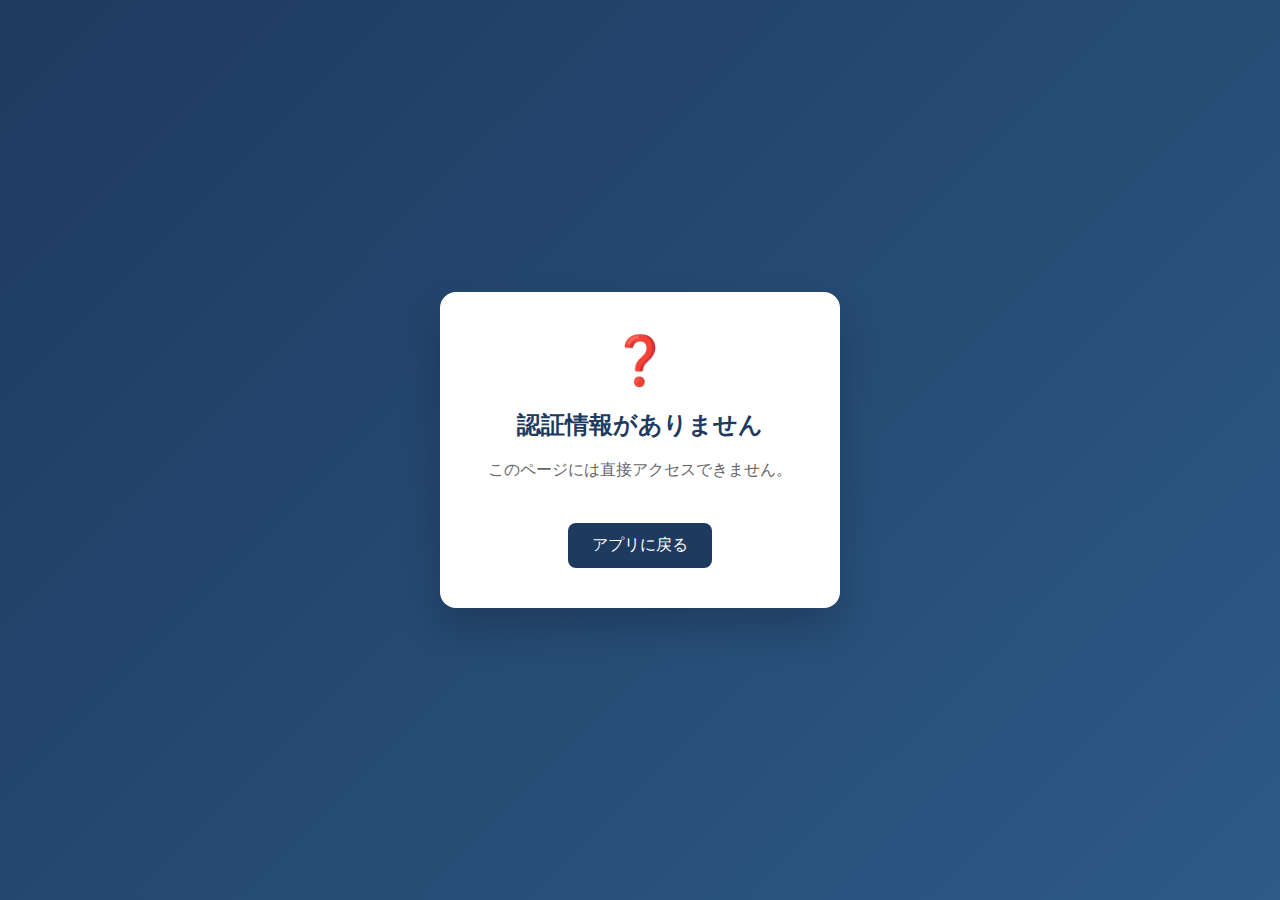
<file: callback.html>
<!DOCTYPE html>
<html lang="ja">

<head>
    <meta charset="UTF-8">
    <meta name="viewport" content="width=device-width, initial-scale=1.0">
    <title>Concept2 認証 - 端艇部 総合管理</title>
    <style>
        * {
            margin: 0;
            padding: 0;
            box-sizing: border-box;
        }

        body {
            font-family: -apple-system, BlinkMacSystemFont, 'Segoe UI', Roboto, sans-serif;
            background: linear-gradient(135deg, #1e3a5f 0%, #2d5a87 100%);
            min-height: 100vh;
            display: flex;
            align-items: center;
            justify-content: center;
            padding: 20px;
        }

        .container {
            background: white;
            border-radius: 16px;
            padding: 40px;
            max-width: 400px;
            width: 100%;
            text-align: center;
            box-shadow: 0 20px 40px rgba(0, 0, 0, 0.2);
        }

        .icon {
            font-size: 48px;
            margin-bottom: 20px;
        }

        h1 {
            color: #1e3a5f;
            margin-bottom: 16px;
            font-size: 1.5rem;
        }

        p {
            color: #666;
            margin-bottom: 24px;
            line-height: 1.6;
        }

        .loading {
            display: inline-block;
            width: 40px;
            height: 40px;
            border: 4px solid #e0e0e0;
            border-top-color: #1e3a5f;
            border-radius: 50%;
            animation: spin 1s linear infinite;
        }

        @keyframes spin {
            to {
                transform: rotate(360deg);
            }
        }

        .success {
            color: #27ae60;
        }

        .error {
            color: #e74c3c;
        }

        .btn {
            display: inline-block;
            padding: 12px 24px;
            background: #1e3a5f;
            color: white;
            text-decoration: none;
            border-radius: 8px;
            margin-top: 16px;
            transition: background 0.3s;
        }

        .btn:hover {
            background: #2d5a87;
        }
    </style>
</head>

<body>
    <div class="container">
        <div id="status-icon" class="icon">⏳</div>
        <h1 id="status-title">認証処理中...</h1>
        <p id="status-message">Concept2との連携を完了しています。しばらくお待ちください。</p>
        <div id="loading" class="loading"></div>
        <a id="redirect-btn" href="index.html" class="btn" style="display: none;">アプリに戻る</a>
    </div>

    <script>
        async function processCallback() {
            const urlParams = new URLSearchParams(window.location.search);
            const code = urlParams.get('code');
            const returnedState = urlParams.get('state');
            const error = urlParams.get('error');
            const errorDescription = urlParams.get('error_description');

            const iconEl = document.getElementById('status-icon');
            const titleEl = document.getElementById('status-title');
            const messageEl = document.getElementById('status-message');
            const loadingEl = document.getElementById('loading');
            const redirectBtn = document.getElementById('redirect-btn');

            // エラーチェック
            if (error) {
                iconEl.textContent = '❌';
                titleEl.textContent = '認証エラー';
                titleEl.classList.add('error');
                messageEl.textContent = errorDescription || error;
                loadingEl.style.display = 'none';
                redirectBtn.style.display = 'inline-block';
                return;
            }

            // 認証コードがない場合
            if (!code) {
                iconEl.textContent = '❓';
                titleEl.textContent = '認証情報がありません';
                messageEl.textContent = 'このページには直接アクセスできません。';
                loadingEl.style.display = 'none';
                redirectBtn.style.display = 'inline-block';
                return;
            }

            // 状態トークンを検証
            const savedState = localStorage.getItem('concept2_oauth_state');
            if (returnedState !== savedState) {
                iconEl.textContent = '⚠️';
                titleEl.textContent = 'セキュリティエラー';
                titleEl.classList.add('error');
                messageEl.textContent = '認証状態が一致しません。もう一度お試しください。';
                loadingEl.style.display = 'none';
                redirectBtn.style.display = 'inline-block';
                return;
            }

            // 保存されたクライアント情報を取得
            const clientId = localStorage.getItem('concept2_pending_client_id');
            // const clientSecret = localStorage.getItem('concept2_pending_client_secret'); // 不要
            const userId = localStorage.getItem('concept2_pending_user_id');

            if (!clientId) {
                iconEl.textContent = '⚠️';
                titleEl.textContent = '設定エラー';
                messageEl.textContent = 'クライアント情報が見つかりません。再度連携を試してください。';
                loadingEl.style.display = 'none';
                redirectBtn.style.display = 'inline-block';
                return;
            }

            try {
                // Supabase Edge FunctionのURLを取得
                // supabase-client.jsから設定を読み込む
                let edgeFunctionUrl = 'http://localhost:54321/functions/v1';

                // supabase-client.jsの設定を使用（存在する場合）
                if (typeof window.SupabaseClient !== 'undefined' && window.SupabaseClient.supabaseUrl) {
                    edgeFunctionUrl = window.SupabaseClient.supabaseUrl.replace('.supabase.co', '.supabase.co/functions/v1');
                }

                messageEl.textContent = 'トークンを取得中...';

                // リダイレクトURI
                const redirectUri = window.location.origin + window.location.pathname;

                // Edge Functionを呼び出してトークン交換
                const response = await fetch(edgeFunctionUrl + '/concept2-auth', {
                    method: 'POST',
                    headers: {
                        'Content-Type': 'application/json',
                    },
                    body: JSON.stringify({
                        code: code,
                        redirect_uri: redirectUri,
                        user_id: userId,
                    }),
                });

                const result = await response.json();

                if (!response.ok) {
                    throw new Error(result.error || 'トークン交換に失敗しました');
                }

                // 成功 - LocalStorageに結果を保存
                const authResult = {
                    success: true,
                    access_token: result.access_token,
                    refresh_token: result.refresh_token,
                    expires_in: result.expires_in,
                    client_id: clientId,
                    user_id: userId,
                    timestamp: Date.now()
                };
                localStorage.setItem('concept2_auth_result', JSON.stringify(authResult));

                // 一時データをクリア
                localStorage.removeItem('concept2_pending_client_id');
                // Client Secretはローカルに保存しない
                localStorage.removeItem('concept2_pending_user_id');
                localStorage.removeItem('concept2_oauth_state');

                iconEl.textContent = '✅';
                titleEl.textContent = '認証成功！';
                titleEl.classList.add('success');
                messageEl.textContent = 'Concept2との連携が完了しました。アプリに戻ります...';
                loadingEl.style.display = 'none';

                // 2秒後にメインアプリにリダイレクト
                setTimeout(() => {
                    window.location.href = 'index.html?concept2_auth=success';
                }, 2000);

            } catch (error) {
                console.error('Token exchange error:', error);
                iconEl.textContent = '❌';
                titleEl.textContent = '認証エラー';
                titleEl.classList.add('error');
                messageEl.textContent = error.message;
                loadingEl.style.display = 'none';
                redirectBtn.style.display = 'inline-block';
            }
        }

        // ページ読み込み時に実行
        processCallback();
    </script>
</body>

</html>
</file>
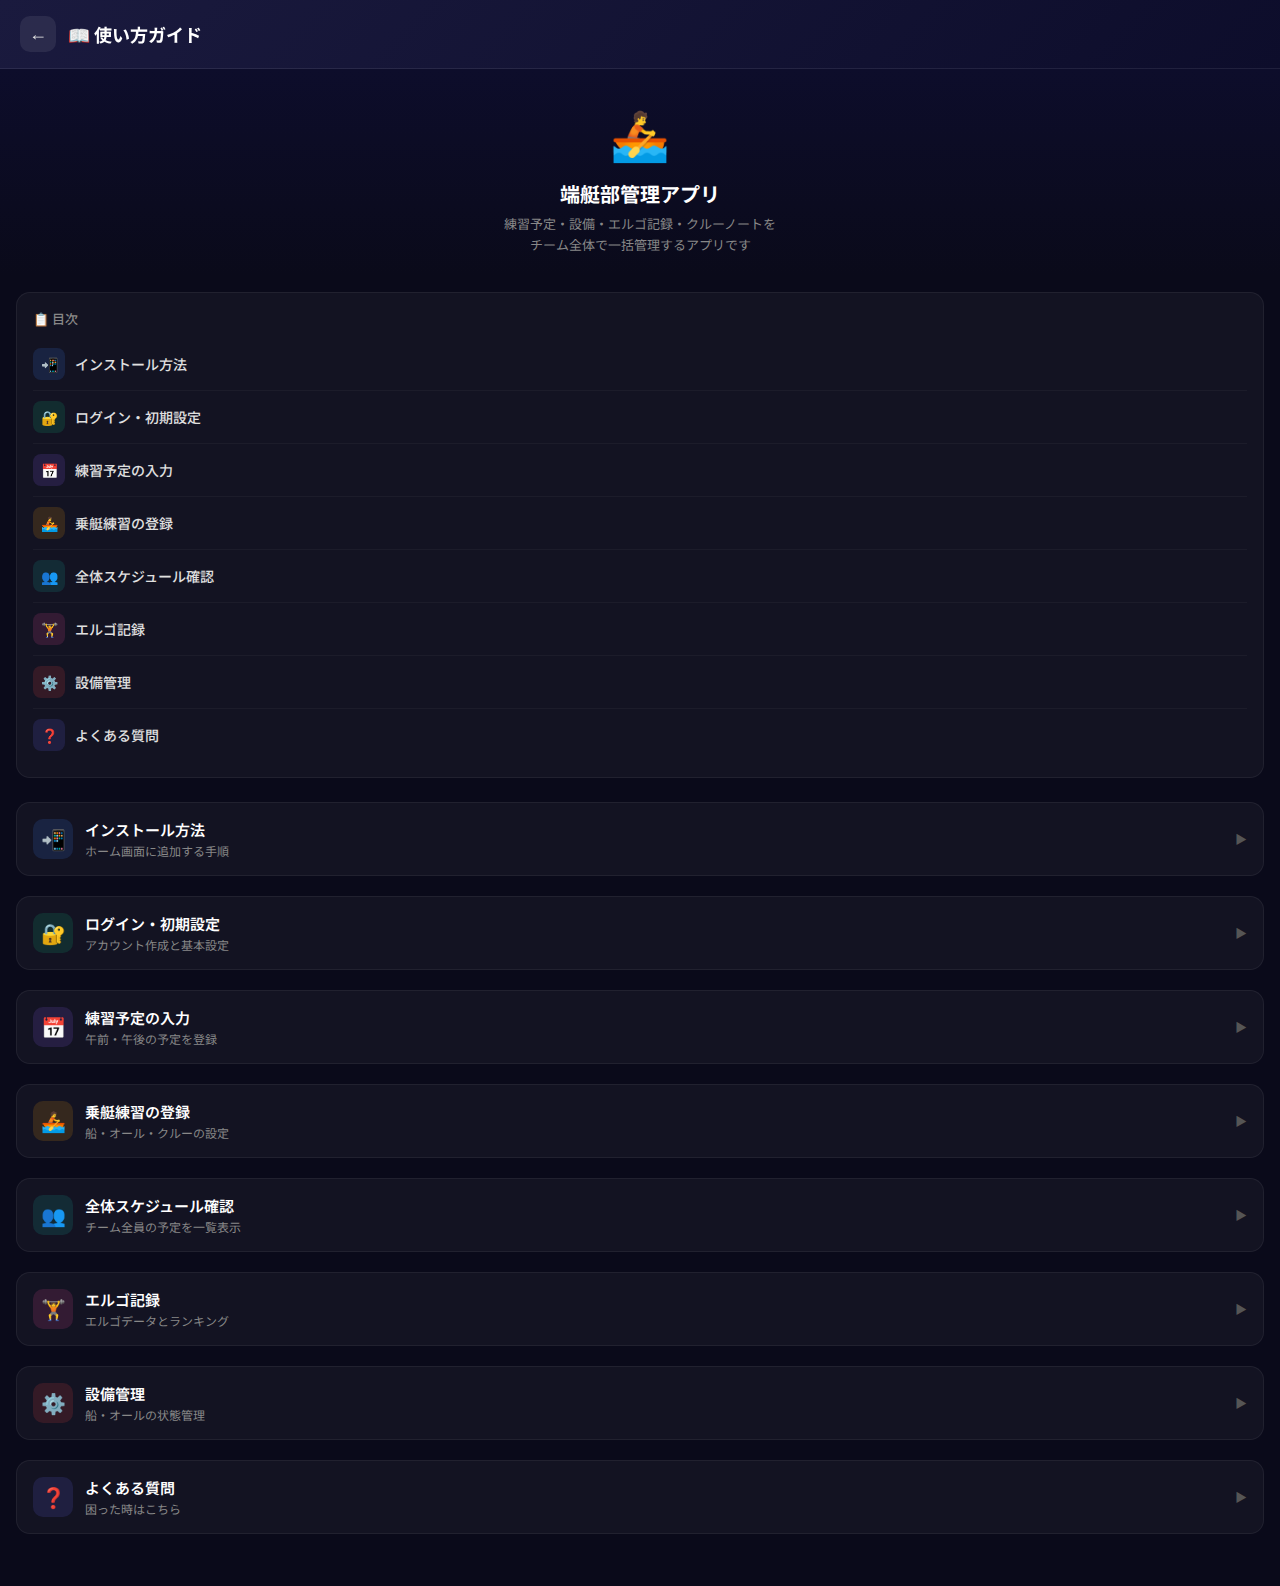
<file: guide.html>
<!DOCTYPE html>
<html lang="ja">

<head>
    <meta charset="UTF-8">
    <meta name="viewport" content="width=device-width, initial-scale=1.0, maximum-scale=1.0, user-scalable=no">
    <title>使い方ガイド - 端艇部管理</title>
    <link rel="preconnect" href="https://fonts.googleapis.com">
    <link href="https://fonts.googleapis.com/css2?family=Noto+Sans+JP:wght@400;500;600;700&display=swap"
        rel="stylesheet">
    <style>
        * {
            margin: 0;
            padding: 0;
            box-sizing: border-box;
        }

        body {
            font-family: 'Noto Sans JP', sans-serif;
            background: #0a0a1a;
            color: #e0e0e0;
            min-height: 100vh;
            padding-bottom: env(safe-area-inset-bottom);
        }

        .guide-header {
            background: linear-gradient(135deg, #1a1a3e 0%, #0d0d2b 100%);
            padding: 16px 20px;
            position: sticky;
            top: 0;
            z-index: 100;
            border-bottom: 1px solid rgba(255, 255, 255, 0.08);
            display: flex;
            align-items: center;
            gap: 12px;
        }

        .back-btn {
            background: rgba(255, 255, 255, 0.08);
            border: none;
            color: #e0e0e0;
            font-size: 18px;
            width: 36px;
            height: 36px;
            border-radius: 10px;
            display: flex;
            align-items: center;
            justify-content: center;
            cursor: pointer;
            transition: background 0.2s;
        }

        .back-btn:active {
            background: rgba(255, 255, 255, 0.15);
        }

        .guide-header h1 {
            font-size: 18px;
            font-weight: 700;
            color: #fff;
        }

        .guide-hero {
            padding: 28px 20px 20px;
            text-align: center;
            background: linear-gradient(180deg, #0d0d2b 0%, #0a0a1a 100%);
        }

        .guide-hero .app-icon {
            font-size: 48px;
            margin-bottom: 12px;
        }

        .guide-hero h2 {
            font-size: 20px;
            font-weight: 700;
            color: #fff;
            margin-bottom: 6px;
        }

        .guide-hero p {
            font-size: 13px;
            color: #888;
            line-height: 1.6;
        }

        .guide-container {
            padding: 0 16px 32px;
        }

        .guide-toc {
            margin: 16px 0 24px;
            background: rgba(255, 255, 255, 0.04);
            border-radius: 14px;
            padding: 16px;
            border: 1px solid rgba(255, 255, 255, 0.06);
        }

        .guide-toc h3 {
            font-size: 13px;
            color: #888;
            margin-bottom: 10px;
            font-weight: 500;
        }

        .toc-item {
            display: flex;
            align-items: center;
            gap: 10px;
            padding: 10px 0;
            border-bottom: 1px solid rgba(255, 255, 255, 0.04);
            cursor: pointer;
            transition: opacity 0.2s;
            text-decoration: none;
            color: inherit;
        }

        .toc-item:last-child {
            border-bottom: none;
        }

        .toc-item:active {
            opacity: 0.6;
        }

        .toc-icon {
            width: 32px;
            height: 32px;
            border-radius: 8px;
            display: flex;
            align-items: center;
            justify-content: center;
            font-size: 16px;
            flex-shrink: 0;
        }

        .toc-item span {
            font-size: 14px;
            font-weight: 500;
        }

        .guide-section {
            margin-bottom: 20px;
            background: rgba(255, 255, 255, 0.04);
            border-radius: 14px;
            border: 1px solid rgba(255, 255, 255, 0.06);
            overflow: hidden;
        }

        .section-header {
            display: flex;
            align-items: center;
            gap: 12px;
            padding: 16px;
            cursor: pointer;
            transition: background 0.2s;
            user-select: none;
        }

        .section-header:active {
            background: rgba(255, 255, 255, 0.04);
        }

        .section-icon {
            width: 40px;
            height: 40px;
            border-radius: 10px;
            display: flex;
            align-items: center;
            justify-content: center;
            font-size: 20px;
            flex-shrink: 0;
        }

        .section-title {
            flex: 1;
        }

        .section-title h3 {
            font-size: 15px;
            font-weight: 600;
            color: #fff;
        }

        .section-title p {
            font-size: 12px;
            color: #888;
            margin-top: 2px;
        }

        .section-chevron {
            color: #555;
            font-size: 12px;
            transition: transform 0.3s;
        }

        .guide-section.open .section-chevron {
            transform: rotate(90deg);
        }

        .section-body {
            max-height: 0;
            overflow: hidden;
            transition: max-height 0.4s ease;
        }

        .guide-section.open .section-body {
            max-height: 3000px;
        }

        .section-content {
            padding: 0 16px 16px;
        }

        .step {
            display: flex;
            gap: 12px;
            margin-bottom: 16px;
        }

        .step-num {
            width: 28px;
            height: 28px;
            border-radius: 50%;
            background: linear-gradient(135deg, #6366f1, #8b5cf6);
            color: #fff;
            font-size: 13px;
            font-weight: 700;
            display: flex;
            align-items: center;
            justify-content: center;
            flex-shrink: 0;
            margin-top: 2px;
        }

        .step-content h4 {
            font-size: 14px;
            font-weight: 600;
            color: #e0e0e0;
            margin-bottom: 4px;
        }

        .step-content p {
            font-size: 13px;
            color: #999;
            line-height: 1.7;
        }

        .tip-box {
            background: rgba(99, 102, 241, 0.1);
            border: 1px solid rgba(99, 102, 241, 0.2);
            border-radius: 10px;
            padding: 12px;
            margin-top: 12px;
        }

        .tip-box .tip-label {
            font-size: 11px;
            font-weight: 700;
            color: #818cf8;
            margin-bottom: 4px;
            display: flex;
            align-items: center;
            gap: 4px;
        }

        .tip-box p {
            font-size: 12px;
            color: #a0a0c0;
            line-height: 1.6;
        }

        .badge-demo {
            display: inline-flex;
            align-items: center;
            gap: 4px;
            padding: 3px 10px;
            border-radius: 6px;
            font-size: 12px;
            font-weight: 600;
        }

        .install-steps {
            margin-top: 12px;
        }

        .install-steps .device-label {
            font-size: 13px;
            font-weight: 600;
            color: #e0e0e0;
            margin: 12px 0 6px;
            display: flex;
            align-items: center;
            gap: 6px;
        }

        .install-steps ol {
            padding-left: 20px;
            font-size: 13px;
            color: #999;
            line-height: 1.8;
        }

        .faq-item {
            margin-bottom: 14px;
        }

        .faq-item .q {
            font-size: 14px;
            font-weight: 600;
            color: #e0e0e0;
            margin-bottom: 4px;
        }

        .faq-item .a {
            font-size: 13px;
            color: #999;
            line-height: 1.7;
        }

        /* Color themes for sections */
        .bg-blue {
            background: rgba(59, 130, 246, 0.15);
        }

        .bg-green {
            background: rgba(16, 185, 129, 0.15);
        }

        .bg-purple {
            background: rgba(139, 92, 246, 0.15);
        }

        .bg-orange {
            background: rgba(245, 158, 11, 0.15);
        }

        .bg-pink {
            background: rgba(236, 72, 153, 0.15);
        }

        .bg-teal {
            background: rgba(20, 184, 166, 0.15);
        }

        .bg-red {
            background: rgba(239, 68, 68, 0.15);
        }

        .bg-indigo {
            background: rgba(99, 102, 241, 0.15);
        }
    </style>
</head>

<body>

    <div class="guide-header">
        <button class="back-btn" onclick="history.back()">←</button>
        <h1>📖 使い方ガイド</h1>
    </div>

    <div class="guide-hero">
        <div class="app-icon">🚣</div>
        <h2>端艇部管理アプリ</h2>
        <p>練習予定・設備・エルゴ記録・クルーノートを<br>チーム全体で一括管理するアプリです</p>
    </div>

    <div class="guide-container">

        <!-- 目次 -->
        <div class="guide-toc">
            <h3>📋 目次</h3>
            <a class="toc-item" href="#install"><span class="toc-icon bg-blue">📲</span><span>インストール方法</span></a>
            <a class="toc-item" href="#login"><span class="toc-icon bg-green">🔐</span><span>ログイン・初期設定</span></a>
            <a class="toc-item" href="#schedule"><span class="toc-icon bg-purple">📅</span><span>練習予定の入力</span></a>
            <a class="toc-item" href="#boat"><span class="toc-icon bg-orange">🚣</span><span>乗艇練習の登録</span></a>
            <a class="toc-item" href="#overview"><span class="toc-icon bg-teal">👥</span><span>全体スケジュール確認</span></a>
            <a class="toc-item" href="#ergo"><span class="toc-icon bg-pink">🏋️</span><span>エルゴ記録</span></a>
            <a class="toc-item" href="#equip"><span class="toc-icon bg-red">⚙️</span><span>設備管理</span></a>
            <a class="toc-item" href="#faq"><span class="toc-icon bg-indigo">❓</span><span>よくある質問</span></a>
        </div>

        <!-- インストール -->
        <div class="guide-section" id="install">
            <div class="section-header" onclick="toggleSection(this)">
                <div class="section-icon bg-blue">📲</div>
                <div class="section-title">
                    <h3>インストール方法</h3>
                    <p>ホーム画面に追加する手順</p>
                </div>
                <span class="section-chevron">▶</span>
            </div>
            <div class="section-body">
                <div class="section-content">
                    <p style="font-size:13px;color:#999;margin-bottom:8px;">このアプリはPWA（Progressive Web
                        App）です。ブラウザからホーム画面に追加すると、ネイティブアプリのように使えます。</p>

                    <div class="install-steps">
                        <div class="device-label">🍎 iPhoneの場合</div>
                        <ol>
                            <li>Safariでアプリを開く</li>
                            <li>画面下部の <strong>共有ボタン（□↑）</strong> をタップ</li>
                            <li>「<strong>ホーム画面に追加</strong>」を選択</li>
                            <li>「追加」をタップして完了！</li>
                        </ol>

                        <div class="device-label">🤖 Androidの場合</div>
                        <ol>
                            <li>Chromeでアプリを開く</li>
                            <li>画面上部に表示される<strong>「インストール」バナー</strong>をタップ</li>
                            <li>または右上の <strong>⋮メニュー → 「アプリをインストール」</strong></li>
                            <li>「インストール」をタップして完了！</li>
                        </ol>
                    </div>

                    <div class="tip-box">
                        <div class="tip-label">💡 ポイント</div>
                        <p>ホーム画面から起動すると全画面表示になり、通常のアプリと同じ感覚で使えます。オフラインでも基本機能は動作します。</p>
                    </div>
                </div>
            </div>
        </div>

        <!-- ログイン -->
        <div class="guide-section" id="login">
            <div class="section-header" onclick="toggleSection(this)">
                <div class="section-icon bg-green">🔐</div>
                <div class="section-title">
                    <h3>ログイン・初期設定</h3>
                    <p>アカウント作成と基本設定</p>
                </div>
                <span class="section-chevron">▶</span>
            </div>
            <div class="section-body">
                <div class="section-content">
                    <div class="step">
                        <div class="step-num">1</div>
                        <div class="step-content">
                            <h4>新規登録</h4>
                            <p>ログイン画面で「新規登録」をタップし、氏名を入力して登録します。管理者の承認後にログインできます。</p>
                        </div>
                    </div>
                    <div class="step">
                        <div class="step-num">2</div>
                        <div class="step-content">
                            <h4>プロフィール設定</h4>
                            <p>設定タブ（⚙️）で以下を設定してください：</p>
                            <p>• <strong>権限</strong>：漕手 / コックス / コーチ / マネージャー<br>
                                • <strong>学年</strong>：1〜4年<br>
                                • <strong>性別</strong>：男 / 女<br>
                                • <strong>サイド</strong>：B（バウサイド）/ S（ストロークサイド）</p>
                        </div>
                    </div>

                    <div class="tip-box">
                        <div class="tip-label">💡 デモモード</div>
                        <p>ログイン画面の「🧪 デモモード」をタップすると、データを保存せずに機能を試すことができます。</p>
                    </div>
                </div>
            </div>
        </div>

        <!-- 練習予定 -->
        <div class="guide-section" id="schedule">
            <div class="section-header" onclick="toggleSection(this)">
                <div class="section-icon bg-purple">📅</div>
                <div class="section-title">
                    <h3>練習予定の入力</h3>
                    <p>午前・午後の予定を登録</p>
                </div>
                <span class="section-chevron">▶</span>
            </div>
            <div class="section-body">
                <div class="section-content">
                    <div class="step">
                        <div class="step-num">1</div>
                        <div class="step-content">
                            <h4>日付と時間帯を選ぶ</h4>
                            <p>入力タブ（📅）のカレンダーから「午前」または「午後」をタップします。</p>
                        </div>
                    </div>
                    <div class="step">
                        <div class="step-num">2</div>
                        <div class="step-content">
                            <h4>練習種別を選ぶ</h4>
                            <p>上部のボタンから種別を選びます：</p>
                            <p>🚣 <strong>乗艇</strong> / 🏋️ <strong>エルゴ</strong> / 💪 <strong>ウエイト</strong> / 🏃
                                <strong>ラン</strong> / ❌ <strong>参加不可</strong> / 🏖️ <strong>OFF</strong></p>
                        </div>
                    </div>
                    <div class="step">
                        <div class="step-num">3</div>
                        <div class="step-content">
                            <h4>詳細を入力して保存</h4>
                            <p>開始時間やメモなどを入力し、「保存」をタップ。カレンダーに反映されます。</p>
                        </div>
                    </div>

                    <div class="tip-box">
                        <div class="tip-label">💡 予定の変更・削除</div>
                        <p>登録済みの枠をタップすると編集画面が開きます。画面下部の「削除」ボタンで削除できます。</p>
                    </div>
                </div>
            </div>
        </div>

        <!-- 乗艇練習 -->
        <div class="guide-section" id="boat">
            <div class="section-header" onclick="toggleSection(this)">
                <div class="section-icon bg-orange">🚣</div>
                <div class="section-title">
                    <h3>乗艇練習の登録</h3>
                    <p>船・オール・クルーの設定</p>
                </div>
                <span class="section-chevron">▶</span>
            </div>
            <div class="section-body">
                <div class="section-content">
                    <div class="step">
                        <div class="step-num">1</div>
                        <div class="step-content">
                            <h4>艇種を選ぶ</h4>
                            <p>1x / 2x / 2- / 4x / 4+ / 8+ から艇種を選びます。選んだ艇種に合った船とオールが自動でフィルタされます。</p>
                        </div>
                    </div>
                    <div class="step">
                        <div class="step-num">2</div>
                        <div class="step-content">
                            <h4>船とオールを選ぶ</h4>
                            <p>🟢(使用可能) / 🔴(故障)
                                のバッジ付きで状態が確認できます。スカルは<strong>セット単位</strong>、スイープは<strong>本単位</strong>で必要数が表示されます。</p>
                        </div>
                    </div>
                    <div class="step">
                        <div class="step-num">3</div>
                        <div class="step-content">
                            <h4>クルーを編成する</h4>
                            <p>各シート（B/2/3/…/S/Cox）をタップして、メンバーを検索・割り当てます。自分もシートに割り当てできます。</p>
                        </div>
                    </div>

                    <div class="tip-box">
                        <div class="tip-label">🔄 前回の乗艇を読み込む</div>
                        <p>艇種選択の横にある「🔄 前回の乗艇を読み込む」ボタンで、直近の乗艇データ（船・オール・クルー全て）を一括復元できます。同じクルーで繰り返し乗る時に便利です。</p>
                    </div>

                    <div class="tip-box" style="margin-top:8px;">
                        <div class="tip-label">👥 クルー自動登録</div>
                        <p>保存時、クルーメンバー全員に同じスケジュールが自動登録されます。既に予定がある場合は確認ダイアログが表示されます。</p>
                    </div>
                </div>
            </div>
        </div>

        <!-- 全体スケジュール -->
        <div class="guide-section" id="overview">
            <div class="section-header" onclick="toggleSection(this)">
                <div class="section-icon bg-teal">👥</div>
                <div class="section-title">
                    <h3>全体スケジュール確認</h3>
                    <p>チーム全員の予定を一覧表示</p>
                </div>
                <span class="section-chevron">▶</span>
            </div>
            <div class="section-body">
                <div class="section-content">
                    <div class="step">
                        <div class="step-num">1</div>
                        <div class="step-content">
                            <h4>全体タブを開く</h4>
                            <p>下部ナビの「全体」タブをタップすると、選択日のチーム全員の予定が表示されます。</p>
                        </div>
                    </div>
                    <div class="step">
                        <div class="step-num">2</div>
                        <div class="step-content">
                            <h4>スケジュールの見方</h4>
                            <p>午前・午後ごとに、時間別→種別別 でグループ表示されます。乗艇はクルー単位でまとまり、誰がどの船に乗るか一目でわかります。</p>
                        </div>
                    </div>
                    <div class="step">
                        <div class="step-num">3</div>
                        <div class="step-content">
                            <h4>未登録者の確認</h4>
                            <p>「未登録」セクションにまだ予定を入力していないメンバーが表示されます。登録の声かけに活用してください。</p>
                        </div>
                    </div>
                </div>
            </div>
        </div>

        <!-- エルゴ記録 -->
        <div class="guide-section" id="ergo">
            <div class="section-header" onclick="toggleSection(this)">
                <div class="section-icon bg-pink">🏋️</div>
                <div class="section-title">
                    <h3>エルゴ記録</h3>
                    <p>エルゴデータとランキング</p>
                </div>
                <span class="section-chevron">▶</span>
            </div>
            <div class="section-body">
                <div class="section-content">
                    <div class="step">
                        <div class="step-num">1</div>
                        <div class="step-content">
                            <h4>自動記録</h4>
                            <p>エルゴ練習のスケジュールを保存すると、エルゴ記録が自動作成されます。スプリットやIDT（理想タイム）も計算されます。</p>
                        </div>
                    </div>
                    <div class="step">
                        <div class="step-num">2</div>
                        <div class="step-content">
                            <h4>ランキング確認</h4>
                            <p>エルゴタブでカテゴリ（距離/タイム/インターバル）→メニューを選ぶと、チーム内ランキングと自分のベスト記録が表示されます。</p>
                        </div>
                    </div>

                    <div class="tip-box">
                        <div class="tip-label">🔗 Concept2連携</div>
                        <p>設定タブからConcept2のアクセストークンを登録すると、Concept2 Logbookのデータが自動同期されます。</p>
                    </div>
                </div>
            </div>
        </div>

        <!-- 設備管理 -->
        <div class="guide-section" id="equip">
            <div class="section-header" onclick="toggleSection(this)">
                <div class="section-icon bg-red">⚙️</div>
                <div class="section-title">
                    <h3>設備管理</h3>
                    <p>船・オールの状態管理</p>
                </div>
                <span class="section-chevron">▶</span>
            </div>
            <div class="section-body">
                <div class="section-content">
                    <div class="step">
                        <div class="step-num">1</div>
                        <div class="step-content">
                            <h4>設備一覧を確認</h4>
                            <p>設備タブで船・オールの一覧と状態（🟢使用可能/🔴故障/🟠修理中）が確認できます。オールはスイープ・スカルで分類表示されます。</p>
                        </div>
                    </div>
                    <div class="step">
                        <div class="step-num">2</div>
                        <div class="step-content">
                            <h4>状態を変更する</h4>
                            <p>設備をタップして詳細画面を開き、ステータスを変更できます（管理者権限が必要です）。</p>
                        </div>
                    </div>
                </div>
            </div>
        </div>

        <!-- よくある質問 -->
        <div class="guide-section" id="faq">
            <div class="section-header" onclick="toggleSection(this)">
                <div class="section-icon bg-indigo">❓</div>
                <div class="section-title">
                    <h3>よくある質問</h3>
                    <p>困った時はこちら</p>
                </div>
                <span class="section-chevron">▶</span>
            </div>
            <div class="section-body">
                <div class="section-content">
                    <div class="faq-item">
                        <div class="q">Q. データは他の人にも見える？</div>
                        <div class="a">A. スケジュールは全体タブで全員に表示されます。個人のエルゴ記録はランキングに反映されます。練習ノートは自分のみ閲覧・編集できます。</div>
                    </div>
                    <div class="faq-item">
                        <div class="q">Q. 機種変更してもデータは残る？</div>
                        <div class="a">A. はい。データはSupabase（クラウド）に同期されているので、同じアカウントでログインすればデータが復元されます。</div>
                    </div>
                    <div class="faq-item">
                        <div class="q">Q. オフラインでも使える？</div>
                        <div class="a">A. 基本機能は使えます。オフライン時の変更はオンライン復帰後に自動同期されます。</div>
                    </div>
                    <div class="faq-item">
                        <div class="q">Q. アプリが更新されない</div>
                        <div class="a">A. 設定タブの「更新確認」ボタンをタップするか、アプリを完全に閉じて再起動してください。</div>
                    </div>
                    <div class="faq-item">
                        <div class="q">Q. ログインできない</div>
                        <div class="a">A. 新規登録後は管理者の承認が必要です。しばらく待ってから再度お試しください。</div>
                    </div>
                </div>
            </div>
        </div>

    </div>

    <script>
        function toggleSection(header) {
            const section = header.closest('.guide-section');
            section.classList.toggle('open');
        }

        // 目次クリックでセクションを開く
        document.querySelectorAll('.toc-item').forEach(item => {
            item.addEventListener('click', (e) => {
                e.preventDefault();
                const href = item.getAttribute('href');
                const section = document.querySelector(href);
                if (section) {
                    section.classList.add('open');
                    setTimeout(() => {
                        section.scrollIntoView({ behavior: 'smooth', block: 'start' });
                    }, 100);
                }
            });
        });
    </script>

</body>

</html>
</file>
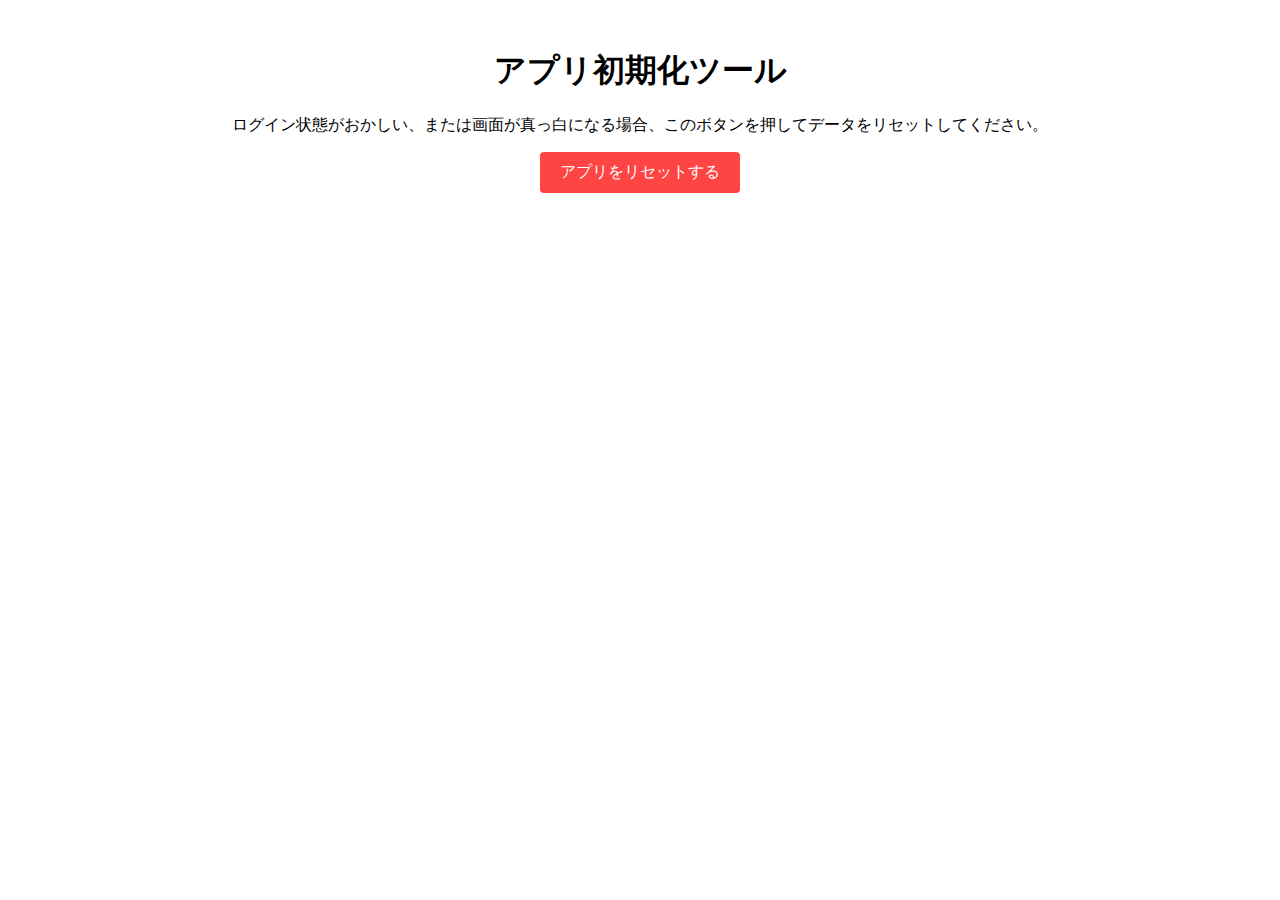
<file: reset.html>
<!DOCTYPE html>
<html lang="ja">

<head>
    <meta charset="UTF-8">
    <meta name="viewport" content="width=device-width, initial-scale=1.0">
    <title>アプリ初期化（トラブルシューティング）</title>
    <style>
        body {
            font-family: sans-serif;
            padding: 20px;
            text-align: center;
        }

        .btn {
            padding: 10px 20px;
            background: #FF4444;
            color: white;
            border: none;
            border-radius: 4px;
            cursor: pointer;
            font-size: 16px;
        }
    </style>
</head>

<body>
    <h1>アプリ初期化ツール</h1>
    <p>ログイン状態がおかしい、または画面が真っ白になる場合、このボタンを押してデータをリセットしてください。</p>
    <button class="btn" onclick="resetApp()">アプリをリセットする</button>

    <script>
        function resetApp() {
            // ローカルストレージとセッションストレージを全消去
            localStorage.clear();
            sessionStorage.clear();

            // クッキーも可能な限り削除（念のため）
            document.cookie.split(";").forEach(function (c) { document.cookie = c.replace(/^ +/, "").replace(/=.*/, "=;expires=" + new Date().toUTCString() + ";path=/"); });

            alert('リセット完了！アプリを再読み込みします。');
            window.location.href = 'index.html';
        }
    </script>
</body>

</html>
</file>
